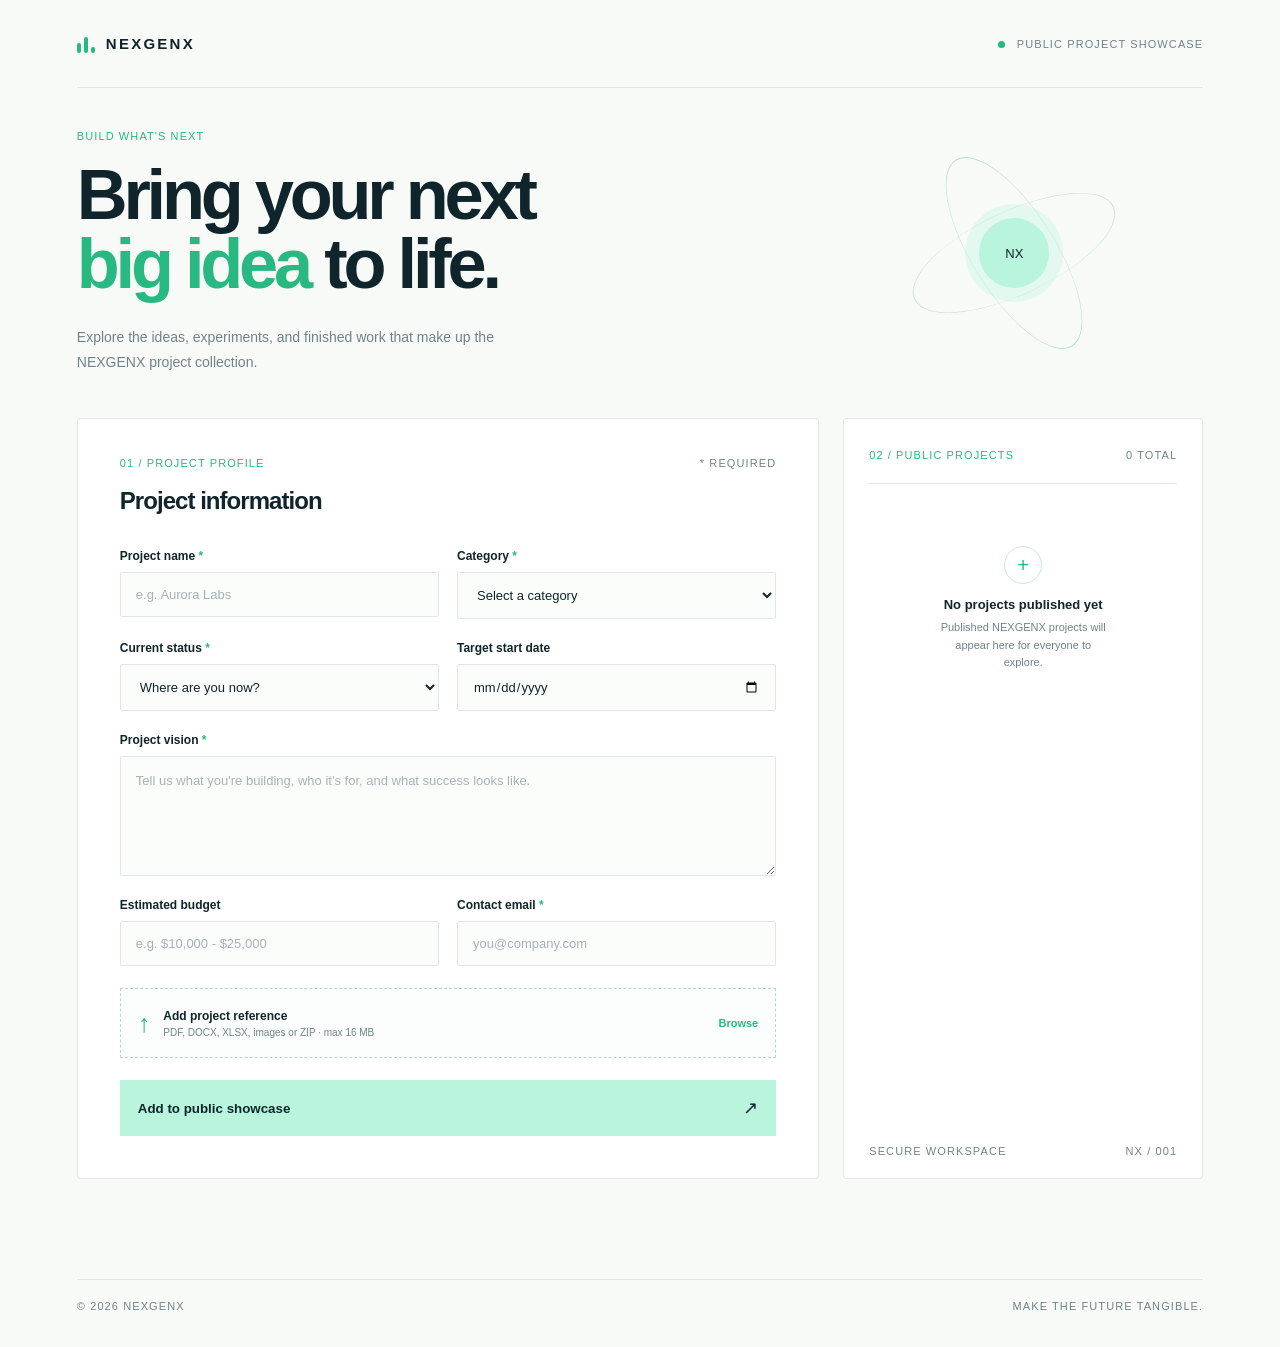
<file: index.html>
<!doctype html>
<html lang="en">
<head>
  <meta charset="utf-8">
  <meta name="viewport" content="width=device-width, initial-scale=1">
  <title>NEXGENX | Project workspace</title>
  <style>
    :root {
      --ink: #10252b;
      --muted: #718388;
      --line: #dfe8e7;
      --mint: #b9f4dd;
      --mint-dark: #27b981;
      --cream: #f7faf7;
      --white: #fff;
    }

    * { box-sizing: border-box; }
    body { margin: 0; color: var(--ink); background: var(--cream); font-family: Arial, sans-serif; }
    .page-shell { max-width: 1280px; margin: auto; padding: 0 6vw; }
    .topbar { height: 88px; display: flex; align-items: center; justify-content: space-between; border-bottom: 1px solid var(--line); }
    .brand { display: flex; align-items: center; gap: 11px; color: var(--ink); font-size: 15px; font-weight: 800; letter-spacing: .15em; }
    .brand-mark { display: flex; align-items: end; gap: 3px; height: 19px; }
    .brand-mark i { display: block; width: 4px; background: var(--mint-dark); border-radius: 3px; }
    .brand-mark i:nth-child(1) { height: 10px; }
    .brand-mark i:nth-child(2) { height: 16px; }
    .brand-mark i:nth-child(3) { height: 6px; }
    .topbar-note, .project-count, .required-note, .eyebrow, .side-footer, footer {
      color: var(--muted); font-size: 11px; letter-spacing: .1em; text-transform: uppercase;
    }
    .pulse { display: inline-block; width: 7px; height: 7px; margin-right: 8px; background: var(--mint-dark); border-radius: 50%; }
    .hero { min-height: 330px; display: flex; align-items: center; justify-content: space-between; }
    .eyebrow { margin: 0 0 18px; color: var(--mint-dark); }
    h1 { margin: 0; font-size: clamp(42px, 5.5vw, 76px); line-height: .98; letter-spacing: -.06em; font-weight: 700; }
    h1 em { color: var(--mint-dark); font-style: normal; }
    .hero-copy { max-width: 430px; margin: 27px 0 0; color: var(--muted); font-size: 14px; line-height: 1.8; }
    .hero-orbit { position: relative; width: 220px; height: 220px; margin-right: 7%; }
    .orbit { position: absolute; inset: 0; border: 1px solid #cde4db; border-radius: 50%; transform: rotate(-25deg) scaleY(.38); }
    .orbit-two { transform: rotate(58deg) scaleY(.38); border-color: #b8dfd0; }
    .orbit-core { position: absolute; inset: 75px; display: grid; place-items: center; color: var(--ink); background: var(--mint); border-radius: 50%; font-size: 13px; box-shadow: 0 0 0 14px rgba(185,244,221,.32); }
    .content-grid { display: grid; grid-template-columns: minmax(0, 1.65fr) minmax(280px, .8fr); gap: 24px; padding-bottom: 100px; }
    .form-card, .side-panel { background: var(--white); border: 1px solid var(--line); border-radius: 3px; }
    .form-card { padding: 38px 42px 42px; }
    .card-heading, .side-heading { display: flex; justify-content: space-between; align-items: start; }
    h2 { margin: 0 0 34px; font-size: 24px; letter-spacing: -.04em; }
    label { display: block; margin-bottom: 22px; color: var(--ink); font-size: 12px; font-weight: 700; }
    label > span { color: var(--mint-dark); }
    input, select, textarea { display: block; width: 100%; margin-top: 9px; padding: 14px 15px; border: 1px solid var(--line); border-radius: 2px; outline: none; color: var(--ink); background: #fbfdfb; font: 13px Arial, sans-serif; }
    textarea { resize: vertical; min-height: 120px; line-height: 1.6; }
    input:focus, select:focus, textarea:focus { border-color: var(--mint-dark); box-shadow: 0 0 0 3px rgba(39,185,129,.12); }
    input::placeholder, textarea::placeholder { color: #a6b3b4; }
    .field-row { display: grid; grid-template-columns: 1fr 1fr; gap: 18px; }
    .file-drop { display: flex; align-items: center; gap: 13px; min-height: 70px; padding: 14px 17px; border: 1px dashed #b9d6cd; background: #fbfefc; cursor: pointer; }
    .file-drop input { display: none; }
    .upload-icon { color: var(--mint-dark); font-size: 25px; }
    .file-drop strong, .file-drop small { display: block; }
    .file-drop strong { color: var(--ink); font-size: 12px; }
    .file-drop small { margin-top: 4px; color: var(--muted); font-size: 10px; font-weight: 400; }
    .browse { margin-left: auto; color: var(--mint-dark); font-size: 11px; }
    .submit-button { display: flex; width: 100%; justify-content: space-between; align-items: center; margin-top: 7px; padding: 17px 18px; border: 0; color: var(--ink); background: var(--mint); cursor: pointer; font-weight: 700; }
    .submit-button:hover { background: #8de9c6; transform: translateY(-2px); }
    .submit-button b { font-size: 18px; font-weight: 400; }
    .side-panel { display: flex; min-height: 420px; flex-direction: column; padding: 30px 25px 21px; }
    .side-heading { padding-bottom: 22px; border-bottom: 1px solid var(--line); }
    .side-heading .eyebrow { margin: 0; }
    .project-list { flex: 1; }
    .project-item { display: flex; align-items: center; gap: 11px; padding: 17px 0; border-bottom: 1px solid #edf2f0; }
    .project-symbol { display: grid; width: 33px; height: 33px; place-items: center; color: var(--mint-dark); background: #e8faf2; font-size: 13px; }
    .project-meta { min-width: 0; flex: 1; }
    .project-meta h3 { overflow: hidden; margin: 0 0 5px; font-size: 12px; text-overflow: ellipsis; white-space: nowrap; }
    .project-meta p { margin: 0; color: var(--muted); font-size: 10px; }
    .project-meta p span { padding: 0 3px; color: var(--mint-dark); }
    .status-dot { width: 6px; height: 6px; background: var(--mint-dark); border-radius: 50%; }
    .empty-state { flex: 1; display: flex; min-height: 250px; flex-direction: column; justify-content: center; align-items: center; text-align: center; }
    .empty-icon { display: grid; width: 38px; height: 38px; place-items: center; margin-bottom: 13px; border: 1px solid #cde6db; border-radius: 50%; color: var(--mint-dark); font-size: 20px; }
    .empty-state h3 { margin: 0 0 7px; font-size: 13px; }
    .empty-state p { max-width: 170px; margin: 0; color: var(--muted); font-size: 11px; line-height: 1.6; }
    .side-footer, footer { display: flex; justify-content: space-between; }
    .side-footer { padding-top: 20px; }
    .notice { display: none; margin: -20px 0 24px; padding: 13px 17px; border-left: 3px solid var(--mint-dark); background: #e8faf2; font-size: 12px; }
    .notice.show { display: block; }
    footer { padding: 20px 0 35px; border-top: 1px solid var(--line); }
    @media (max-width: 800px) {
      .hero { min-height: 290px; }
      .hero-orbit { display: none; }
      .content-grid { grid-template-columns: 1fr; }
      .form-card { padding: 28px 22px; }
    }
    @media (max-width: 500px) {
      .topbar-note { display: none; }
      .field-row { grid-template-columns: 1fr; gap: 0; }
      .hero { min-height: 270px; }
    }
  </style>
</head>
<body>
  <div class="page-shell">
    <header class="topbar">
      <div class="brand"><span class="brand-mark"><i></i><i></i><i></i></span> NEXGENX</div>
      <div class="topbar-note"><span class="pulse"></span> Public project showcase</div>
    </header>

    <main>
      <section class="hero">
        <div>
          <p class="eyebrow">BUILD WHAT'S NEXT</p>
          <h1>Bring your next<br><em>big idea</em> to life.</h1>
          <p class="hero-copy">Explore the ideas, experiments, and finished work that make up the NEXGENX project collection.</p>
        </div>
        <div class="hero-orbit" aria-hidden="true"><div class="orbit"></div><div class="orbit orbit-two"></div><div class="orbit-core">NX</div></div>
      </section>

      <div id="notice" class="notice" role="status"></div>

      <section class="content-grid">
        <div class="form-card">
          <div class="card-heading">
            <div><p class="eyebrow">01 / PROJECT PROFILE</p><h2>Project information</h2></div>
            <span class="required-note">* Required</span>
          </div>
          <form id="project-form">
            <div class="field-row">
              <label>Project name <span>*</span><input name="projectName" placeholder="e.g. Aurora Labs" required></label>
              <label>Category <span>*</span><select name="category" required><option value="">Select a category</option><option>Web & product</option><option>Mobile application</option><option>Brand & creative</option><option>Research & innovation</option><option>Other</option></select></label>
            </div>
            <div class="field-row">
              <label>Current status <span>*</span><select name="status" required><option value="">Where are you now?</option><option>Idea stage</option><option>In planning</option><option>In progress</option><option>Ready to launch</option></select></label>
              <label>Target start date<input name="startDate" type="date"></label>
            </div>
            <label>Project vision <span>*</span><textarea name="description" placeholder="Tell us what you're building, who it's for, and what success looks like." required></textarea></label>
            <div class="field-row">
              <label>Estimated budget<input name="budget" placeholder="e.g. $10,000 - $25,000"></label>
              <label>Contact email <span>*</span><input name="email" type="email" placeholder="you@company.com" required></label>
            </div>
            <label class="file-drop" for="attachment">
              <span class="upload-icon">↑</span>
              <span><strong id="file-name">Add project reference</strong><small>PDF, DOCX, XLSX, images or ZIP · max 16 MB</small></span>
              <input id="attachment" name="attachment" type="file" accept=".pdf,.doc,.docx,.xls,.xlsx,.png,.jpg,.jpeg,.zip">
              <span class="browse">Browse</span>
            </label>
            <button class="submit-button" type="submit"><span>Add to public showcase</span><b>↗</b></button>
          </form>
        </div>

        <aside class="side-panel">
          <div class="side-heading"><p class="eyebrow">02 / PUBLIC PROJECTS</p><span id="project-count" class="project-count">0 projects</span></div>
          <div id="project-list" class="project-list"></div>
          <div class="side-footer"><span>SECURE WORKSPACE</span><span>NX / 001</span></div>
        </aside>
      </section>
    </main>
    <footer><span>© 2026 NEXGENX</span><span>Make the future tangible.</span></footer>
  </div>

  <script>
    const form = document.querySelector("#project-form");
    const list = document.querySelector("#project-list");
    const count = document.querySelector("#project-count");
    const notice = document.querySelector("#notice");
    const fileInput = document.querySelector("#attachment");
    const fileName = document.querySelector("#file-name");

    function getProjects() {
      return JSON.parse(localStorage.getItem("nexgenx-projects") || "[]");
    }

    function renderProjects() {
      const projects = getProjects();
      count.textContent = `${projects.length} total`;
      if (!projects.length) {
        list.innerHTML = '<div class="empty-state"><div class="empty-icon">+</div><h3>No projects published yet</h3><p>Published NEXGENX projects will appear here for everyone to explore.</p></div>';
        return;
      }
      list.innerHTML = projects.map(project => `
        <article class="project-item">
          <div class="project-symbol">${project.projectName.charAt(0).toUpperCase()}</div>
          <div class="project-meta"><h3>${escapeHtml(project.projectName)}</h3><p>${escapeHtml(project.category)} <span>·</span> ${escapeHtml(project.status)}</p></div>
          <span class="status-dot"></span>
        </article>
      `).join("");
    }

    function escapeHtml(value) {
      return value.replace(/[&<>"']/g, character => ({ "&": "&amp;", "<": "&lt;", ">": "&gt;", '"': "&quot;", "'": "&#039;" })[character]);
    }

    fileInput.addEventListener("change", () => {
      if (fileInput.files.length) fileName.textContent = fileInput.files[0].name;
    });

    form.addEventListener("submit", event => {
      event.preventDefault();
      const data = Object.fromEntries(new FormData(form));
      const projects = getProjects();
      projects.unshift(data);
      localStorage.setItem("nexgenx-projects", JSON.stringify(projects));
      form.reset();
      fileName.textContent = "Add project reference";
      notice.textContent = "Project added to the public showcase.";
      notice.classList.add("show");
      renderProjects();
      setTimeout(() => notice.classList.remove("show"), 4000);
    });

    renderProjects();
  </script>
</body>
</html>
</file>
